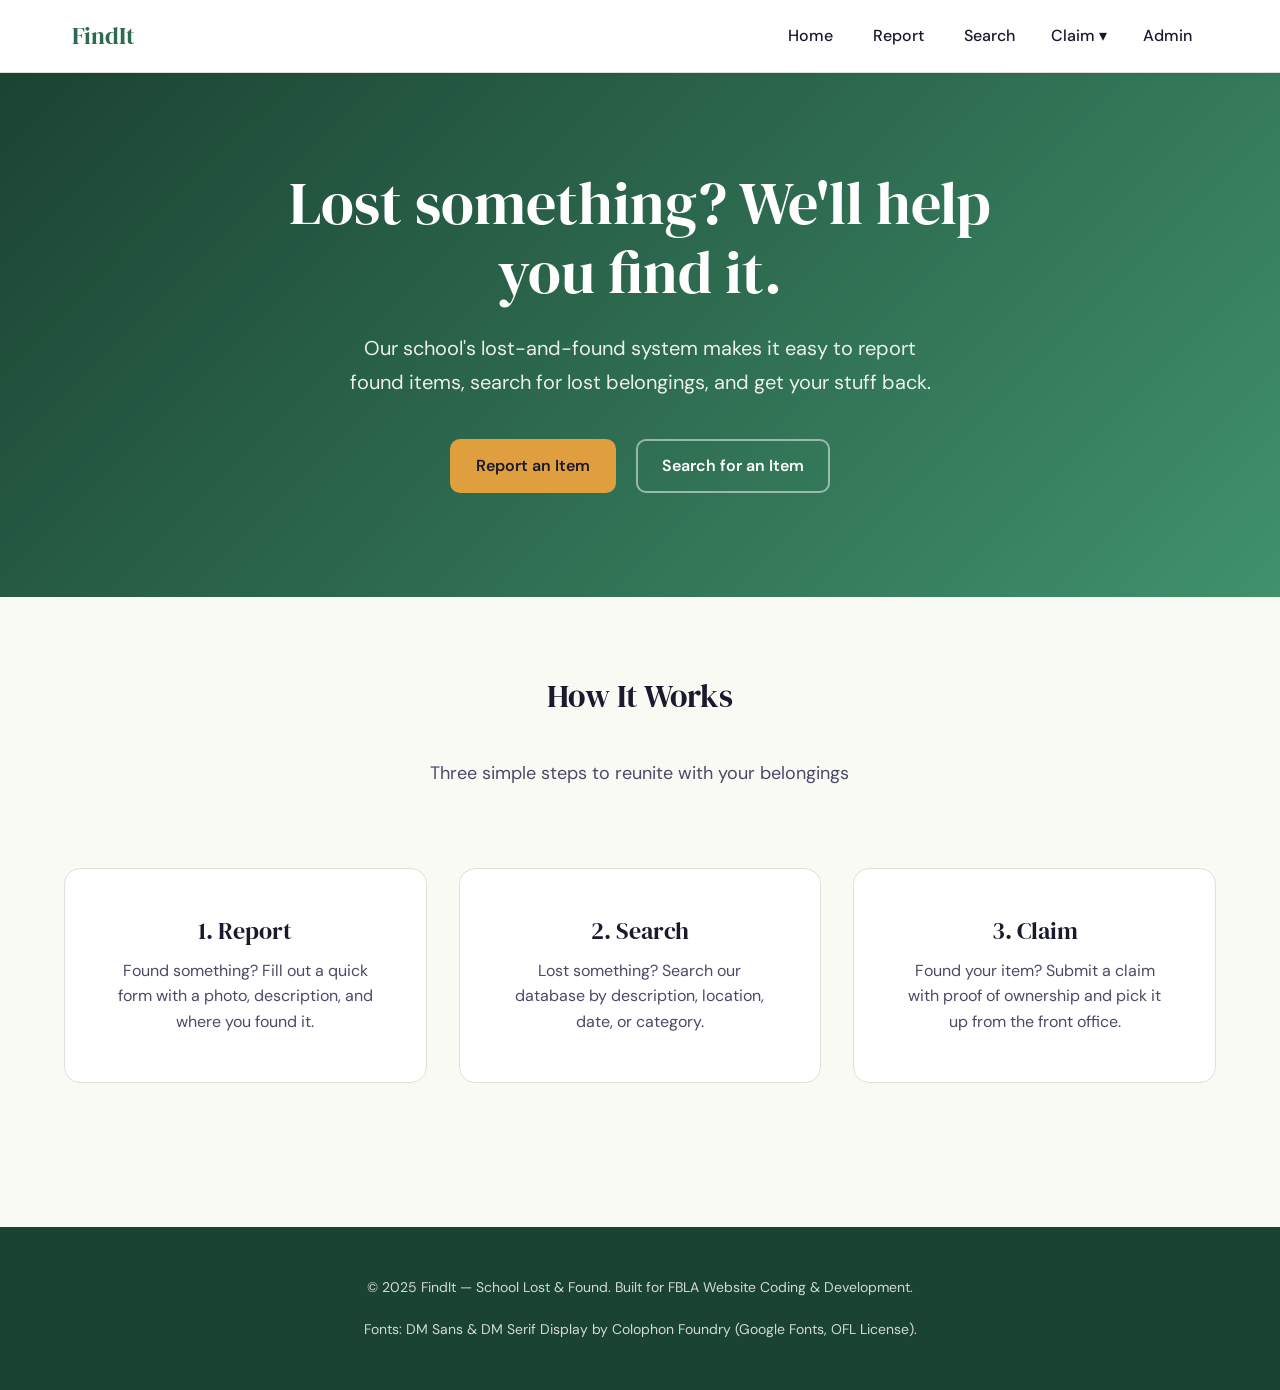
<file: index.html>
<!DOCTYPE html>
<html lang="en">
<head>
  <meta charset="UTF-8">
  <meta name="viewport" content="width=device-width, initial-scale=1.0">
  <meta name="description" content="Report and find lost items at school. Our lost-and-found system helps students and staff reunite with their belongings.">
  <title>Home | FindIt &mdash; School Lost &amp; Found</title>
  <link rel="preconnect" href="https://fonts.googleapis.com">
  <link rel="preconnect" href="https://fonts.gstatic.com" crossorigin>
  <link href="https://fonts.googleapis.com/css2?family=DM+Sans:opsz,wght@9..40,300;9..40,400;9..40,500;9..40,600;9..40,700&family=DM+Serif+Display&display=swap" rel="stylesheet">
  <link rel="stylesheet" href="css/style.css">
</head>
<body>

  <header>
    <nav>
      <a href="index.html">FindIt</a>
      <ul>
        <li><a href="index.html">Home</a></li>
        <li><a href="pages/report.html">Report</a></li>
        <li><a href="pages/search.html">Search</a></li>
        <li class="dropdown">
            <a href="#" class="dropbtn">Claim ▾</a>
            <ul class="dropdown-content">
            <li><a href="pages/claim.html">Claim Item</a></li>
            <li><a href="pages/status.html">Status</a></li>
            </ul>
        </li>
        <li><a href="pages/admin.html">Admin</a></li>
      </ul>
    </nav>
  </header>

  <main>
    <section>
      <h1>Lost something? We'll help you find it.</h1>
      <p>Our school's lost-and-found system makes it easy to report found items, search for lost belongings, and get your stuff back.</p>
      <a href="pages/report.html" class="btn btn-primary">Report an Item</a>
      <a href="pages/search.html" class="btn btn-secondary">Search for an Item</a>
    </section>

    <section>
      <h2>How It Works</h2>
      <p>Three simple steps to reunite with your belongings</p>
      <div>
        <h3>1. Report</h3>
        <p>Found something? Fill out a quick form with a photo, description, and where you found it.</p>
      </div>
      <div>
        <h3>2. Search</h3>
        <p>Lost something? Search our database by description, location, date, or category.</p>
      </div>
      <div>
        <h3>3. Claim</h3>
        <p>Found your item? Submit a claim with proof of ownership and pick it up from the front office.</p>
      </div>
    </section>
  </main>

  <footer>
    <p>&copy; 2025 FindIt &mdash; School Lost &amp; Found. Built for FBLA Website Coding &amp; Development.</p>
    <p>Fonts: DM Sans &amp; DM Serif Display by Colophon Foundry (Google Fonts, OFL License).</p>
  </footer>

  <script src="js/app.js" defer></script>
</body>
</html>
</file>
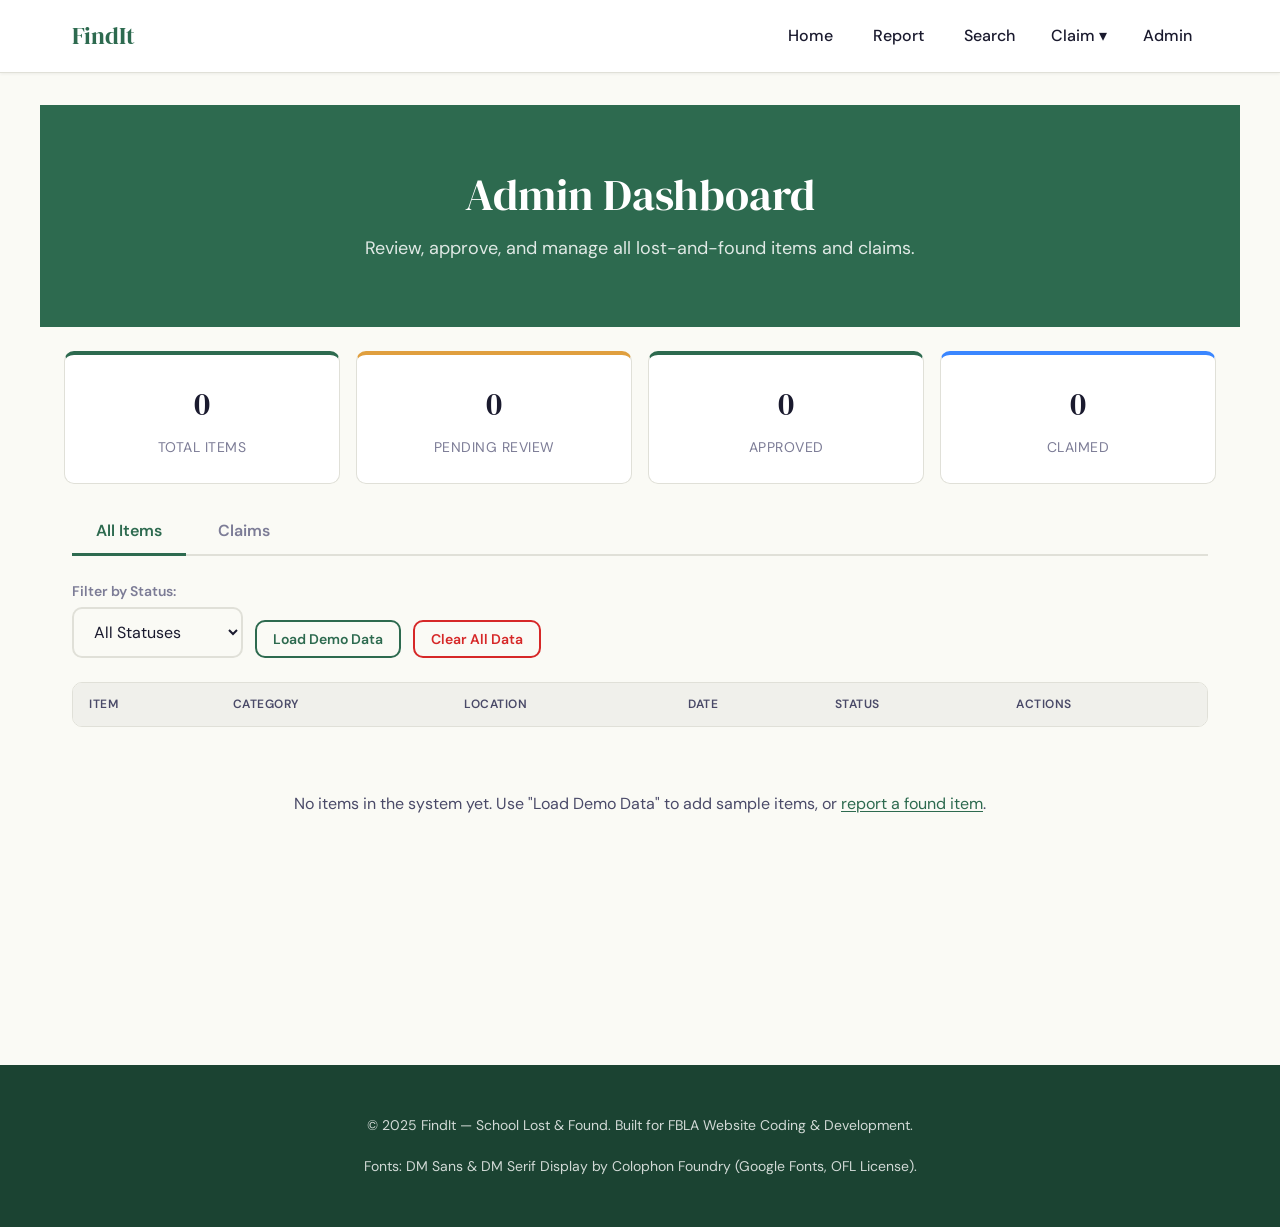
<file: pages/admin.html>
<!DOCTYPE html>
<html lang="en">
<head>
  <meta charset="UTF-8">
  <meta name="viewport" content="width=device-width, initial-scale=1.0">
  <meta name="description" content="Admin panel for managing the school lost-and-found system. Review, approve, and manage reported items and claims.">
  <title>Admin Panel | FindIt &mdash; School Lost &amp; Found</title>
  <link rel="preconnect" href="https://fonts.googleapis.com">
  <link rel="preconnect" href="https://fonts.gstatic.com" crossorigin>
  <link href="https://fonts.googleapis.com/css2?family=DM+Sans:opsz,wght@9..40,300;9..40,400;9..40,500;9..40,600;9..40,700&family=DM+Serif+Display&display=swap" rel="stylesheet">
  <link rel="stylesheet" href="../css/style.css">
</head>
<body>

  <header>
    <nav>
      <a href="../index.html">FindIt</a>
      <ul>
        <li><a href="../index.html">Home</a></li>
        <li><a href="report.html">Report</a></li>
        <li><a href="search.html">Search</a></li>

        <!-- Claim Dropdown -->
        <li class="dropdown">
          <a href="#" class="dropbtn">Claim ▾</a>
          <ul class="dropdown-content">
            <li><a href="claim.html">Claim Item</a></li>
            <li><a href="status.html">Status</a></li>
          </ul>
        </li>

        <li><a href="admin.html">Admin</a></li>
      </ul>
    </nav>
  </header>

  <main class="page-main">
    <div class="page-container">
      <section class="page-header">
        <h1>Admin Dashboard</h1>
        <p>Review, approve, and manage all lost-and-found items and claims.</p>
      </section>
      <section class="admin-stats">
        <div class="admin-stats-grid">
          <div class="admin-stat-card stat-total">
            <span class="admin-stat-number" id="adminTotal">0</span>
            <span class="admin-stat-label">Total Items</span>
          </div>
          <div class="admin-stat-card stat-pending">
            <span class="admin-stat-number" id="adminPending">0</span>
            <span class="admin-stat-label">Pending Review</span>
          </div>
          <div class="admin-stat-card stat-approved">
            <span class="admin-stat-number" id="adminApproved">0</span>
            <span class="admin-stat-label">Approved</span>
          </div>
          <div class="admin-stat-card stat-claimed">
            <span class="admin-stat-number" id="adminClaimed">0</span>
            <span class="admin-stat-label">Claimed</span>
          </div>
        </div>
      </section>

      <section class="admin-content">
        <div class="admin-tabs">
          <button class="tab-btn active" id="items-tab" data-tab="items-panel">All Items</button>
          <button class="tab-btn" id="claims-tab" data-tab="claims-panel">Claims</button>
        </div>

        <div id="items-panel" class="tab-panel active">
          <div class="admin-filter-bar">
            <div class="form-group">
              <label for="adminStatusFilter">Filter by Status:</label>
              <select id="adminStatusFilter">
                <option value="">All Statuses</option>
                <option value="pending">Pending Review</option>
                <option value="approved">Approved</option>
                <option value="claimed">Claimed</option>
                <option value="returned">Returned</option>
                <option value="rejected">Rejected</option>
              </select>
            </div>
            <button type="button" id="seedDataBtn" class="btn btn-secondary-dark">Load Demo Data</button>
            <button type="button" id="clearDataBtn" class="btn btn-danger">Clear All Data</button>
          </div>

          <div class="table-wrapper">
            <table class="admin-table" id="adminItemsTable">
              <thead>
                <tr>
                  <th>Item</th>
                  <th>Category</th>
                  <th>Location</th>
                  <th>Date</th>
                  <th>Status</th>
                  <th>Actions</th>
                </tr>
              </thead>
              <tbody id="adminItemsBody"></tbody>
            </table>
          </div>

          <div id="adminEmptyState" class="empty-state" hidden>
            <p>No items in the system yet. Use "Load Demo Data" to add sample items, or <a href="report.html">report a found item</a>.</p>
          </div>
        </div>

        <div id="claims-panel" class="tab-panel" hidden>
          <div id="claimsList" class="claims-list"></div>
          <div id="claimsEmptyState" class="empty-state" hidden>
            <p>No claims have been submitted yet.</p>
          </div>
        </div>
      </section>
    </div>
  </main>

  <footer>
    <p>&copy; 2025 FindIt &mdash; School Lost &amp; Found. Built for FBLA Website Coding &amp; Development.</p>
    <p>Fonts: DM Sans &amp; DM Serif Display by Colophon Foundry (Google Fonts, OFL License).</p>
  </footer>

  <script src="../js/app.js" defer></script>
</body>
</html>
</file>
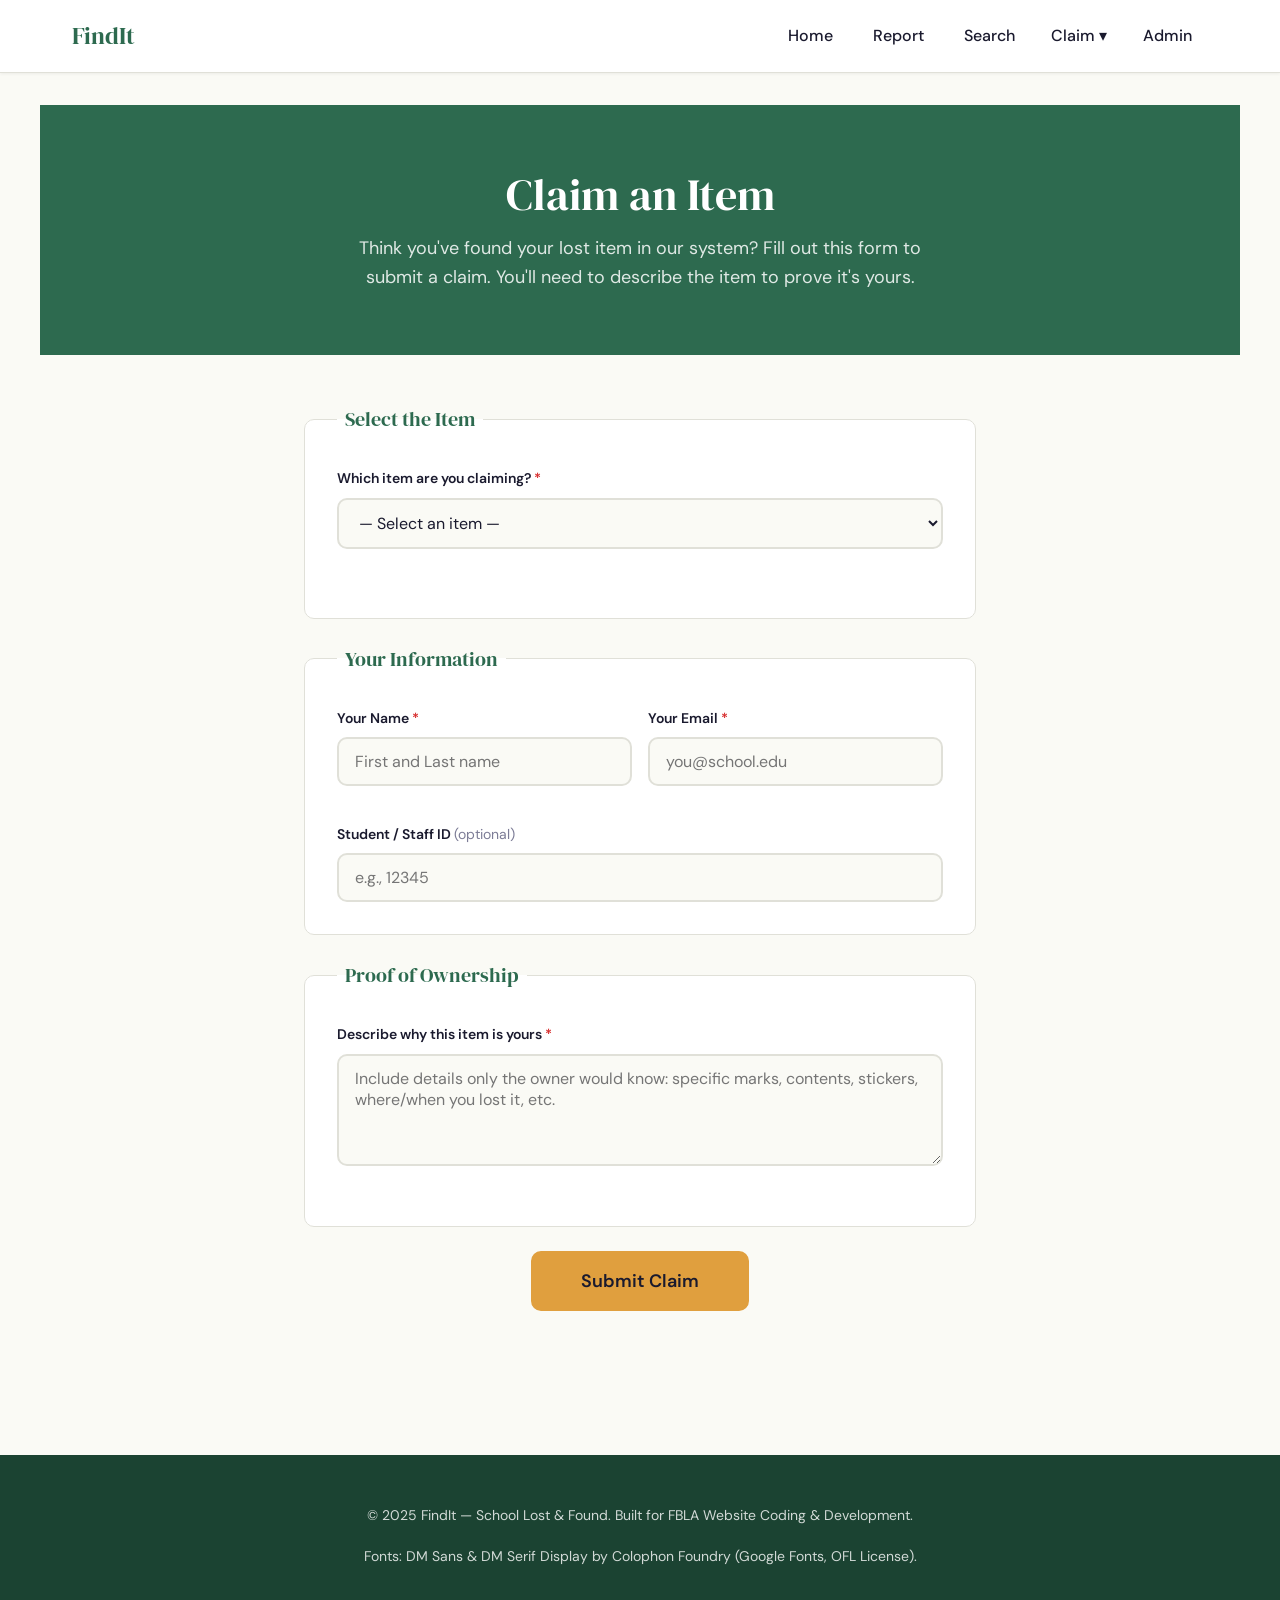
<file: pages/claim.html>
<!DOCTYPE html>
<html lang="en">
<head>
  <meta charset="UTF-8">
  <meta name="viewport" content="width=device-width, initial-scale=1.0">
  <meta name="description" content="Claim a lost item that has been found and reported. Provide proof of ownership to retrieve your belongings.">
  <title>Claim Item | FindIt &mdash; School Lost &amp; Found</title>
  <link rel="preconnect" href="https://fonts.googleapis.com">
  <link rel="preconnect" href="https://fonts.gstatic.com" crossorigin>
  <link href="https://fonts.googleapis.com/css2?family=DM+Sans:opsz,wght@9..40,300;9..40,400;9..40,500;9..40,600;9..40,700&family=DM+Serif+Display&display=swap" rel="stylesheet">
  <link rel="stylesheet" href="../css/style.css">
</head>
<body>

  <header>
    <nav>
      <a href="../index.html">FindIt</a>
      <ul>
        <li><a href="../index.html">Home</a></li>
        <li><a href="report.html">Report</a></li>
        <li><a href="search.html">Search</a></li>

        <!-- Claim Dropdown -->
        <li class="dropdown">
          <a href="#" class="dropbtn">Claim ▾</a>
          <ul class="dropdown-content">
            <li><a href="claim.html">Claim Item</a></li>
            <li><a href="status.html">Status</a></li>
          </ul>
        </li>

        <li><a href="admin.html">Admin</a></li>
      </ul>
    </nav>
  </header>

  <main class="page-main">
    <div class="page-container">
      <section class="page-header">
        <h1>Claim an Item</h1>
        <p>Think you've found your lost item in our system? Fill out this form to submit a claim. You'll need to describe the item to prove it's yours.</p>
      </section>

      <section class="form-section">
        <form id="claimForm" novalidate>

          <fieldset>
            <legend>Select the Item</legend>

            <div class="form-group">
              <label for="claimItemId">Which item are you claiming? <span class="required">*</span></label>
              <select id="claimItemId" name="claimItemId" required>
                <option value="">&mdash; Select an item &mdash;</option>
              </select>
              <span class="error-message" id="claimItemId-error"></span>
            </div>

            <div id="claimItemPreview" class="item-preview" hidden></div>
          </fieldset>

          <fieldset>
            <legend>Your Information</legend>

            <div class="form-row">
              <div class="form-group">
                <label for="claimantName">Your Name <span class="required">*</span></label>
                <input type="text" id="claimantName" name="claimantName" placeholder="First and Last name" required autocomplete="name">
                <span class="error-message" id="claimantName-error"></span>
              </div>

              <div class="form-group">
                <label for="claimantEmail">Your Email <span class="required">*</span></label>
                <input type="email" id="claimantEmail" name="claimantEmail" placeholder="you@school.edu" required autocomplete="email">
                <span class="error-message" id="claimantEmail-error"></span>
              </div>
            </div>

            <div class="form-group">
              <label for="claimantId">Student / Staff ID <span class="optional">(optional)</span></label>
              <input type="text" id="claimantId" name="claimantId" placeholder="e.g., 12345">
            </div>
          </fieldset>

          <fieldset>
            <legend>Proof of Ownership</legend>

            <div class="form-group">
              <label for="proofDescription">Describe why this item is yours <span class="required">*</span></label>
              <textarea id="proofDescription" name="proofDescription" rows="4" placeholder="Include details only the owner would know: specific marks, contents, stickers, where/when you lost it, etc." required></textarea>
              <span class="error-message" id="proofDescription-error"></span>
            </div>
          </fieldset>

          <div class="form-actions">
            <button type="submit" class="btn btn-primary btn-lg">Submit Claim</button>
          </div>

          <div id="claimSuccess" class="form-success" hidden>
            <div class="success-icon">&#10003;</div>
            <h2>Claim Submitted!</h2>
            <p>Your claim is under review. An admin will verify your ownership details and get back to you.</p>
            <a href="search.html" class="btn btn-outline">Back to Search</a>
          </div>

        </form>
      </section>
    </div>
  </main>

  <footer>
    <p>&copy; 2025 FindIt &mdash; School Lost &amp; Found. Built for FBLA Website Coding &amp; Development.</p>
    <p>Fonts: DM Sans &amp; DM Serif Display by Colophon Foundry (Google Fonts, OFL License).</p>
  </footer>

  <script src="../js/app.js" defer></script>
</body>
</html>
</file>
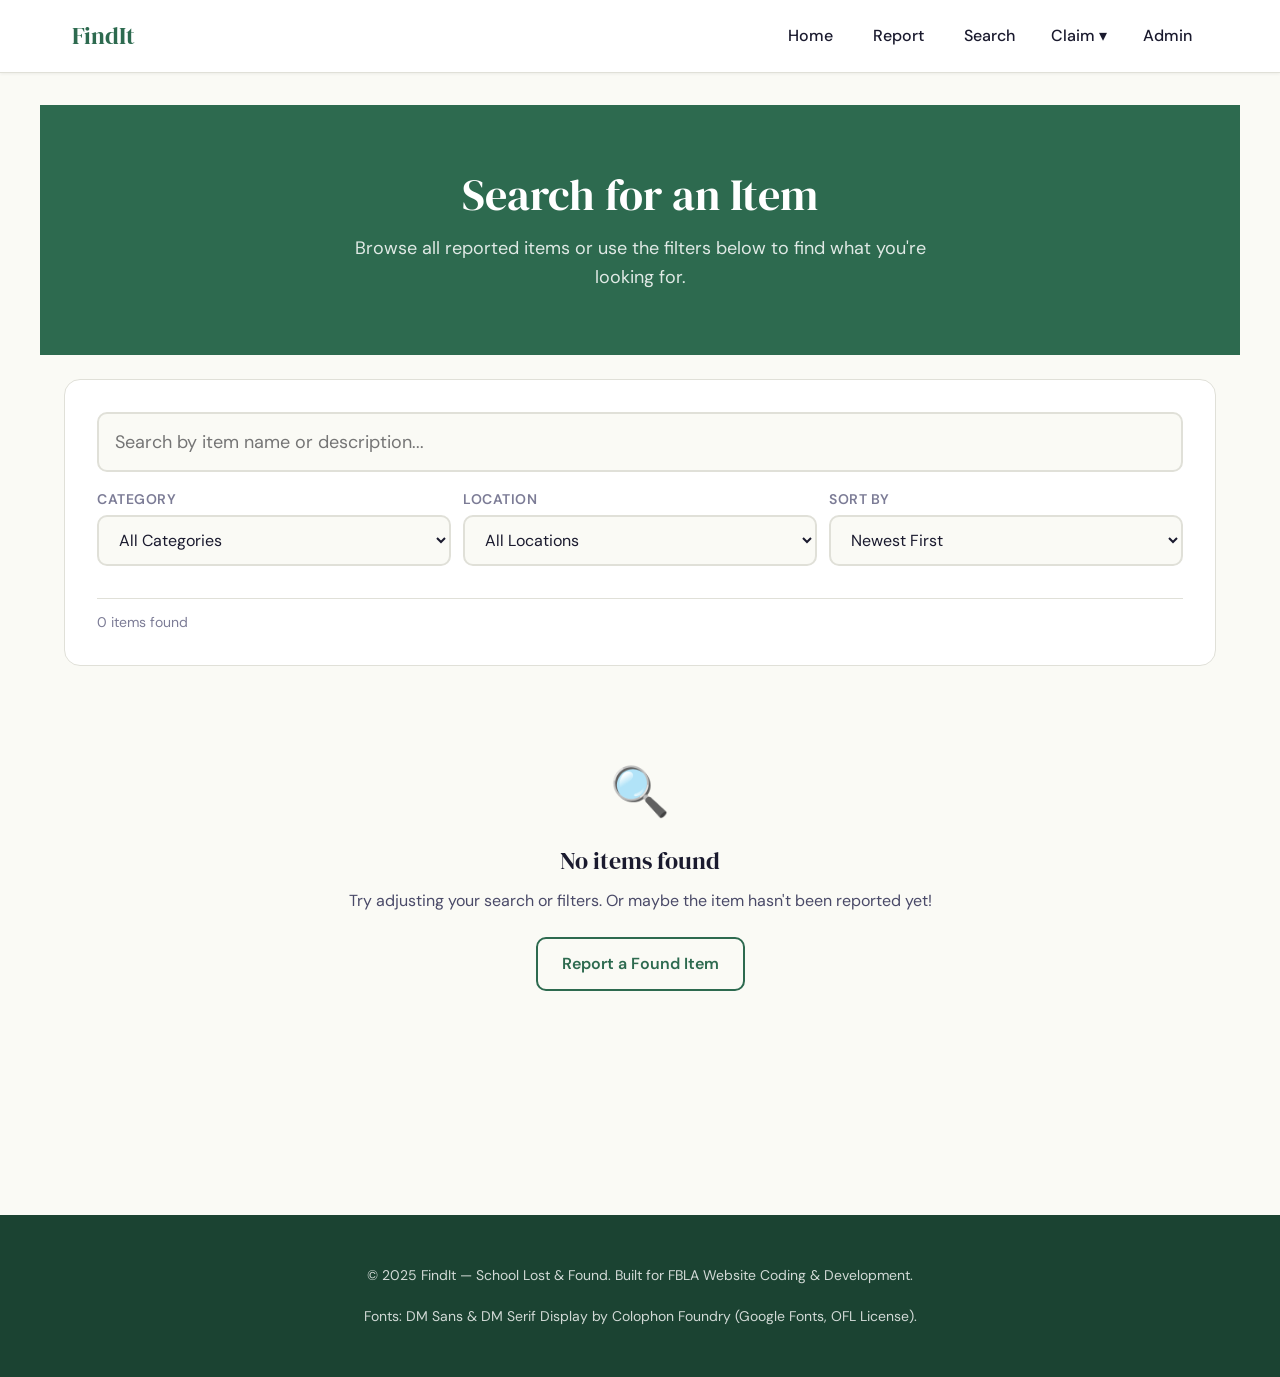
<file: pages/search.html>
<!DOCTYPE html>
<html lang="en">
<head>
  <meta charset="UTF-8">
  <meta name="viewport" content="width=device-width, initial-scale=1.0">
  <meta name="description" content="Search and browse all found items reported at school. Filter by category, date, or location.">
  <title>Search Items | FindIt &mdash; School Lost &amp; Found</title>
  <link rel="preconnect" href="https://fonts.googleapis.com">
  <link rel="preconnect" href="https://fonts.gstatic.com" crossorigin>
  <link href="https://fonts.googleapis.com/css2?family=DM+Sans:opsz,wght@9..40,300;9..40,400;9..40,500;9..40,600;9..40,700&family=DM+Serif+Display&display=swap" rel="stylesheet">
  <link rel="stylesheet" href="../css/style.css">
</head>
<body>

  <header>
    <nav>
      <a href="../index.html">FindIt</a>
      <ul>
        <li><a href="../index.html">Home</a></li>
        <li><a href="report.html">Report</a></li>
        <li><a href="search.html">Search</a></li>

        <!-- Claim Dropdown -->
        <li class="dropdown">
          <a href="#" class="dropbtn">Claim ▾</a>
          <ul class="dropdown-content">
            <li><a href="claim.html">Claim Item</a></li>
            <li><a href="status.html">Status</a></li>
          </ul>
        </li>

        <li><a href="admin.html">Admin</a></li>
      </ul>
    </nav>
  </header>

  <main class="page-main">
    <div class="page-container">
      <section class="page-header">
        <h1>Search for an Item</h1>
        <p>Browse all reported items or use the filters below to find what you're looking for.</p>
      </section>

      <section class="search-panel">
        <div class="search-controls">
          <div class="form-group search-main">
            <label for="searchText" class="visually-hidden">Search by keyword</label>
            <input type="search" id="searchText" placeholder="Search by item name or description...">
          </div>

          <div class="filter-row">
            <div class="form-group">
              <label for="filterCategory">Category</label>
              <select id="filterCategory">
                <option value="">All Categories</option>
                <option value="electronics">Electronics</option>
                <option value="clothing">Clothing</option>
                <option value="accessories">Accessories</option>
                <option value="water-bottle">Water Bottle</option>
                <option value="school-supplies">School Supplies</option>
                <option value="sports">Sports Equipment</option>
                <option value="keys">Keys</option>
                <option value="id-card">ID Card</option>
                <option value="other">Other</option>
              </select>
            </div>

            <div class="form-group">
              <label for="filterLocation">Location</label>
              <select id="filterLocation">
                <option value="">All Locations</option>
              </select>
            </div>

            <div class="form-group">
              <label for="sortBy">Sort By</label>
              <select id="sortBy">
                <option value="newest">Newest First</option>
                <option value="oldest">Oldest First</option>
                <option value="name">Name (A&ndash;Z)</option>
              </select>
            </div>
          </div>

          <div class="results-info">
            <span id="resultsCount">Loading items...</span>
            <button type="button" id="clearFilters" class="btn-text" hidden>Clear all filters</button>
          </div>
        </div>
      </section>

      <section class="results-section">
      <h2 class="visually-hidden">Search Results</h2>
      <div id="resultsGrid" class="items-grid"></div>
      <div id="emptyState" class="empty-state" hidden>
        <div class="empty-icon">&#128269;</div>
        <h3>No items found</h3>
        <p>Try adjusting your search or filters. Or maybe the item hasn't been reported yet!</p>
        <a href="report.html" class="btn btn-outline">Report a Found Item</a>
      </div>
      </section>
    </div>
  </main>

  <footer>
    <p>&copy; 2025 FindIt &mdash; School Lost &amp; Found. Built for FBLA Website Coding &amp; Development.</p>
    <p>Fonts: DM Sans &amp; DM Serif Display by Colophon Foundry (Google Fonts, OFL License).</p>
  </footer>

  <script src="../js/app.js" defer></script>
</body>
</html>
</file>
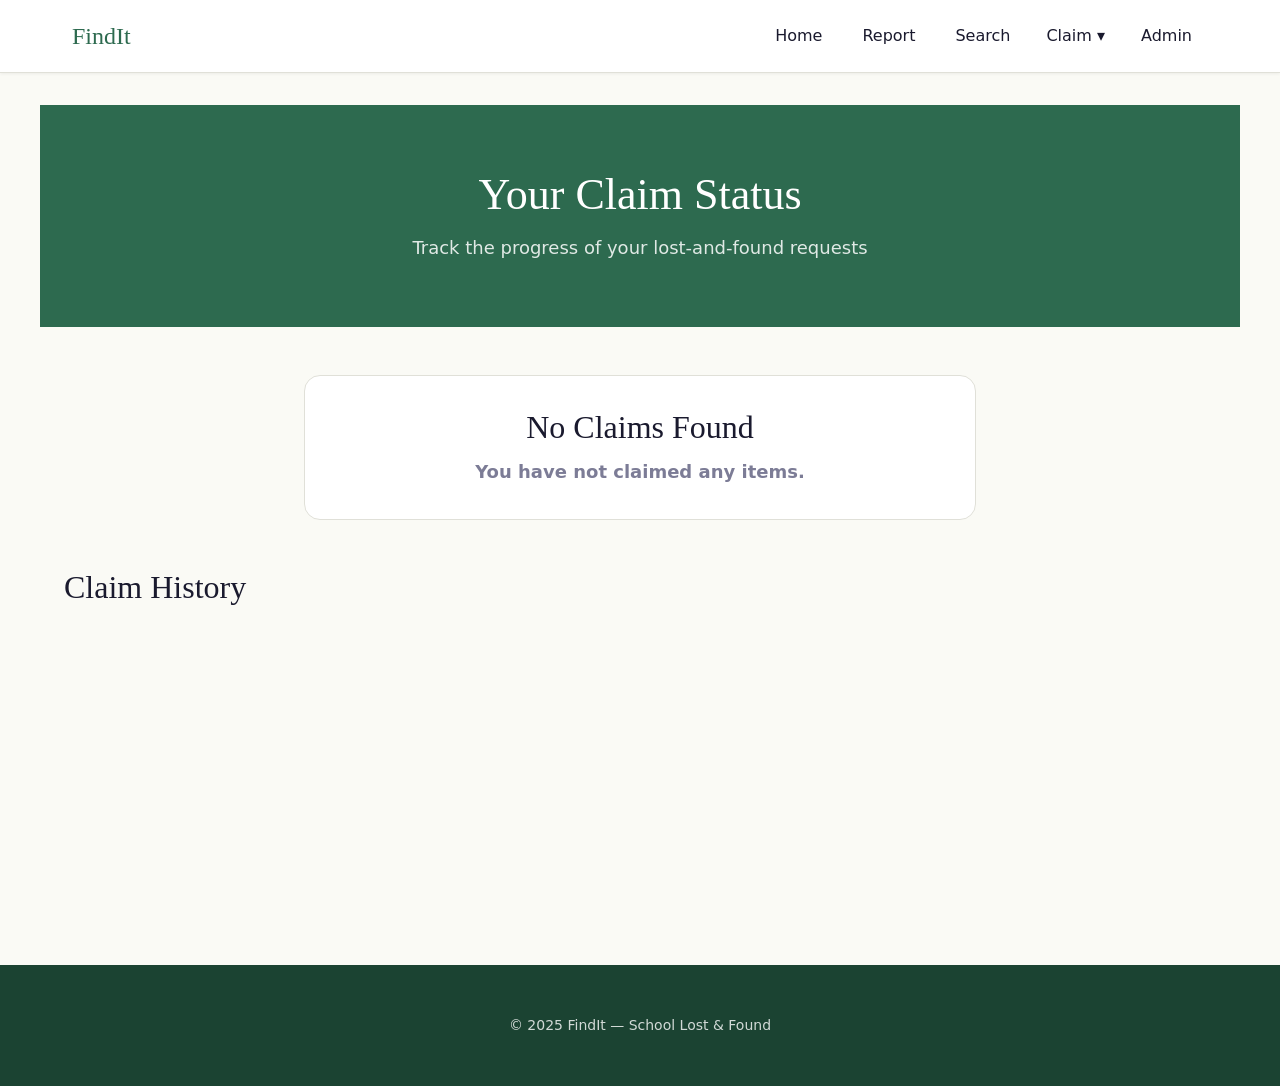
<file: pages/status.html>
<!DOCTYPE html>
<html lang="en">
<head>
  <meta charset="UTF-8">
  <meta name="viewport" content="width=device-width, initial-scale=1.0">
  <title>Claim Status | FindIt</title>
  <link rel="stylesheet" href="../css/style.css">
</head>
<body>

<header>
  <nav>
    <a href="../index.html">FindIt</a>
    <ul>
        <li><a href="../index.html">Home</a></li>
        <li><a href="report.html">Report</a></li>
        <li><a href="search.html">Search</a></li>

        <!-- Claim Dropdown -->
        <li class="dropdown">
            <a href="#" class="dropbtn">Claim ▾</a>
            <ul class="dropdown-content">
            <li><a href="claim.html">Claim Item</a></li>
            <li><a href="status.html">Status</a></li>
            </ul>
        </li>

        <li><a href="admin.html">Admin</a></li>
    </ul>
  </nav>
</header>

<main class="page-main">
  <div class="page-container">

    <section class="page-header">
      <h1>Your Claim Status</h1>
      <p>Track the progress of your lost-and-found requests</p>
    </section>

    <!-- STATUS MESSAGE -->
    <section class="form-section" id="statusMessage">
      <!-- JS injects content here -->
    </section>

    <!-- CLAIM HISTORY -->
    <section class="results-section">
      <h2>Claim History</h2>
      <div id="historyList" class="items-grid"></div>
    </section>

  </div>
</main>

<footer>
  <p>&copy; 2025 FindIt — School Lost &amp; Found</p>
</footer>

<script src="../js/app.js" defer></script>
</body>
</html>
</file>
<file: css/style.css>
:root {
  --color-primary: #2D6A4F;
  --color-primary-light: #40916C;
  --color-primary-dark: #1B4332;
  --color-primary-bg: #D8F3DC;

  --color-accent: #E09F3E;
  --color-accent-hover: #C88A2F;

  --color-text: #1A1A2E;
  --color-text-light: #4A4A68;
  --color-text-muted: #7C7C96;

  --color-bg: #FAFAF5;
  --color-bg-white: #FFFFFF;
  --color-bg-alt: #F0F0EB;
  --color-border: #E0E0D8;

  --color-error: #D62828;
  --color-success: #2D6A4F;

  --font-body: 'DM Sans', system-ui, -apple-system, sans-serif;
  --font-heading: 'DM Serif Display', Georgia, serif;

  --text-sm: 0.875rem;
  --text-base: 1rem;
  --text-lg: 1.125rem;
  --text-xl: 1.25rem;
  --text-2xl: 1.5rem;
  --text-3xl: 2rem;
  --text-4xl: 2.75rem;

  --space-1: 0.25rem;
  --space-2: 0.5rem;
  --space-3: 0.75rem;
  --space-4: 1rem;
  --space-5: 1.5rem;
  --space-6: 2rem;
  --space-7: 3rem;
  --space-8: 4rem;

  --radius-sm: 6px;
  --radius-md: 10px;
  --radius-lg: 16px;
  --radius-full: 9999px;

  --shadow-sm: 0 1px 3px rgba(0, 0, 0, 0.06);
  --shadow-md: 0 4px 12px rgba(0, 0, 0, 0.08);
  --shadow-lg: 0 8px 30px rgba(0, 0, 0, 0.10);

  --transition-fast: 150ms ease;
  --transition-base: 250ms ease;

  --nav-height: 72px;
  --max-width: 1200px;
}

*, *::before, *::after { box-sizing: border-box; }
* { margin: 0; padding: 0; }

body {
  font-family: var(--font-body);
  font-size: var(--text-base);
  line-height: 1.6;
  color: var(--color-text);
  background-color: var(--color-bg);
  -webkit-font-smoothing: antialiased;
}

img { max-width: 100%; height: auto; display: block; }

h1, h2, h3, h4, h5, h6 {
  font-family: var(--font-heading);
  font-weight: 400;
  line-height: 1.2;
  color: var(--color-text);
}

h1 { font-size: var(--text-4xl); }
h2 { font-size: var(--text-3xl); margin-bottom: var(--space-3); }
h3 { font-size: var(--text-2xl); }

p { margin-bottom: var(--space-4); }
p:last-child { margin-bottom: 0; }

a {
  color: var(--color-primary);
  text-decoration: underline;
  text-underline-offset: 2px;
  transition: color var(--transition-fast);
}

a:hover { color: var(--color-primary-light); }

:focus-visible {
  outline: 3px solid var(--color-primary);
  outline-offset: 2px;
  border-radius: var(--radius-sm);
}

.visually-hidden {
  position: absolute;
  width: 1px;
  height: 1px;
  padding: 0;
  margin: -1px;
  overflow: hidden;
  clip: rect(0, 0, 0, 0);
  white-space: nowrap;
  border: 0;
}


/* --- Header & Nav --- */

header {
  position: sticky;
  top: 0;
  z-index: 100;
  background-color: var(--color-bg-white);
  border-bottom: 1px solid var(--color-border);
  box-shadow: var(--shadow-sm);
}

nav {
  display: flex;
  align-items: center;
  justify-content: space-between;
  max-width: var(--max-width);
  margin: 0 auto;
  padding: var(--space-4) var(--space-5);
  height: var(--nav-height);
}

nav > a:first-child {
  text-decoration: none;
  font-size: var(--text-2xl);
  font-family: var(--font-heading);
  color: var(--color-primary);
}

nav ul {
  list-style: none;
  display: flex;
  gap: var(--space-1);
}

nav ul a {
  display: block;
  padding: var(--space-2) var(--space-3);
  text-decoration: none;
  color: var(--color-text);
  font-weight: 500;
  font-size: var(--text-sm);
  border-radius: var(--radius-sm);
  transition: background-color var(--transition-fast), color var(--transition-fast);
}

nav ul a:hover,
nav ul a:focus-visible {
  background-color: var(--color-primary-bg);
  color: var(--color-primary);
}
/* Dropdown container */
.dropdown {
  position: relative;
}

/* Dropdown button */
.dropbtn {
  display: block;
  padding: var(--space-2) var(--space-3);
  text-decoration: none;
  color: var(--color-text);
  font-weight: 500;
  font-size: var(--text-base); /* match other nav links */
  border-radius: var(--radius-sm);
  transition: background-color var(--transition-fast), color var(--transition-fast);
  cursor: pointer;
  background: none; /* remove default button styling */
  border: none;
}


/* Hover effect for the button */
.dropbtn:hover,
.dropbtn:focus-visible {
  background-color: var(--color-primary-bg);
  color: var(--color-primary);
}

/* Dropdown content (hidden by default) */
.dropdown-content {
  display: none;
  position: absolute;
  background-color: var(--color-bg-white);
  min-width: 150px;
  box-shadow: var(--shadow-lg);
  border: 1px solid var(--color-border);
  border-radius: var(--radius-md);
  z-index: 200;
  top: 100%;
  left: 0;
}

/* Dropdown items */
.dropdown-content li a {
  padding: var(--space-2) var(--space-4);
  display: block;
  color: var(--color-text);
  text-decoration: none;
  font-size: var(--text-sm);
  transition: background-color var(--transition-fast);
}

.dropdown-content li a:hover,
.dropdown-content li a:focus-visible {
  background-color: var(--color-primary-bg);
  color: var(--color-primary);
}

/* Show dropdown on hover */
.dropdown:hover .dropdown-content {
  display: block;
}

/* For keyboard accessibility */
.dropdown:focus-within .dropdown-content {
  display: block;
}



/* --- Hero (home page) --- */

main > section:first-child {
  background: linear-gradient(135deg, var(--color-primary-dark), var(--color-primary) 50%, var(--color-primary-light));
  color: white;
  padding: var(--space-8) var(--space-5);
  text-align: center;
}

main > section:first-child h1 {
  color: white;
  font-size: var(--text-4xl);
  margin-bottom: var(--space-5);
  max-width: 700px;
  margin-left: auto;
  margin-right: auto;
  line-height: 1.15;
}

main > section:first-child p {
  font-size: var(--text-lg);
  opacity: 0.9;
  max-width: 600px;
  margin: 0 auto var(--space-6);
  line-height: 1.7;
}

main > section:first-child > a { margin: var(--space-2); }


/* --- Buttons --- */

.btn {
  display: inline-flex;
  align-items: center;
  justify-content: center;
  padding: var(--space-3) var(--space-5);
  font-family: var(--font-body);
  font-size: var(--text-base);
  font-weight: 600;
  text-decoration: none;
  border: 2px solid transparent;
  border-radius: var(--radius-md);
  cursor: pointer;
  transition: all var(--transition-base);
}

.btn-primary {
  background-color: var(--color-accent);
  color: var(--color-text);
  border-color: var(--color-accent);
}

.btn-primary:hover,
.btn-primary:focus-visible {
  background-color: var(--color-accent-hover);
  border-color: var(--color-accent-hover);
  color: white;
  transform: translateY(-2px);
  box-shadow: var(--shadow-md);
}

.btn-secondary {
  background-color: transparent;
  color: white;
  border-color: rgba(255, 255, 255, 0.5);
}

.btn-secondary:hover,
.btn-secondary:focus-visible {
  background-color: rgba(255, 255, 255, 0.15);
  border-color: white;
  color: white;
}

.btn-outline {
  display: inline-flex;
  align-items: center;
  justify-content: center;
  padding: var(--space-3) var(--space-5);
  font-family: var(--font-body);
  font-size: var(--text-base);
  font-weight: 600;
  text-decoration: none;
  color: var(--color-primary);
  border: 2px solid var(--color-primary);
  border-radius: var(--radius-md);
  cursor: pointer;
  transition: all var(--transition-base);
}

.btn-outline:hover { background-color: var(--color-primary); color: white; }

.btn-lg { font-size: var(--text-lg); padding: var(--space-4) var(--space-7); }
.btn-sm { font-size: var(--text-sm); padding: var(--space-2) var(--space-3); }

.btn-text {
  background: none;
  border: none;
  color: var(--color-primary);
  cursor: pointer;
  text-decoration: underline;
  font-size: var(--text-sm);
  padding: var(--space-1) var(--space-2);
}

.btn-secondary-dark {
  display: inline-flex;
  align-items: center;
  padding: var(--space-2) var(--space-4);
  font-family: var(--font-body);
  font-size: var(--text-sm);
  font-weight: 600;
  background: transparent;
  color: var(--color-primary);
  border: 2px solid var(--color-primary);
  border-radius: var(--radius-md);
  cursor: pointer;
  transition: all var(--transition-base);
}

.btn-secondary-dark:hover { background-color: var(--color-primary); color: white; }

.btn-danger {
  display: inline-flex;
  align-items: center;
  padding: var(--space-2) var(--space-4);
  font-family: var(--font-body);
  font-size: var(--text-sm);
  font-weight: 600;
  background: transparent;
  color: var(--color-error);
  border: 2px solid var(--color-error);
  border-radius: var(--radius-md);
  cursor: pointer;
  transition: all var(--transition-base);
}

.btn-danger:hover { background-color: var(--color-error); color: white; }

.btn-approve {
  display: inline-flex;
  align-items: center;
  padding: var(--space-2) var(--space-3);
  font-family: var(--font-body);
  font-size: var(--text-sm);
  font-weight: 600;
  background-color: var(--color-primary);
  color: white;
  border: 2px solid var(--color-primary);
  border-radius: var(--radius-md);
  cursor: pointer;
}

.btn-approve:hover { opacity: 0.85; }

.btn-reject {
  display: inline-flex;
  align-items: center;
  padding: var(--space-2) var(--space-3);
  font-family: var(--font-body);
  font-size: var(--text-sm);
  font-weight: 600;
  background: transparent;
  color: var(--color-error);
  border: 2px solid var(--color-error);
  border-radius: var(--radius-md);
  cursor: pointer;
}

.btn-reject:hover { background-color: var(--color-error); color: white; }

.btn-remove-photo {
  position: absolute;
  top: var(--space-2);
  right: var(--space-2);
  background: rgba(0, 0, 0, 0.7);
  color: white;
  border: none;
  border-radius: var(--radius-full);
  padding: var(--space-1) var(--space-3);
  cursor: pointer;
  font-size: var(--text-sm);
}


/* --- How It Works (home page) --- */

main > section:nth-child(2) {
  padding: var(--space-8) var(--space-5);
  max-width: var(--max-width);
  margin: 0 auto;
  text-align: center;
}

main > section:nth-child(2) > p {
  color: var(--color-text-light);
  font-size: var(--text-lg);
  margin-bottom: var(--space-7);
}

main > section:nth-child(2) > div {
  background-color: var(--color-bg-white);
  border: 1px solid var(--color-border);
  border-radius: var(--radius-lg);
  padding: var(--space-6);
  text-align: center;
  margin-bottom: var(--space-5);
  transition: transform var(--transition-base), box-shadow var(--transition-base);
}

main > section:nth-child(2) > div:hover {
  transform: translateY(-4px);
  box-shadow: var(--shadow-lg);
}

main > section:nth-child(2) > div h3 { margin-bottom: var(--space-3); }
main > section:nth-child(2) > div p { color: var(--color-text-light); }

/* --- Page Layout Wrapper --- */

.page-main {
  width: 100%;
  min-height: calc(100vh - var(--nav-height));
  padding: var(--space-6) var(--space-4);
  display: flex;
  justify-content: center;
}

.page-container {
  width: 100%;
  max-width: var(--max-width);
}

/* --- Page Header (inner pages) --- */

.page-header {
  background-color: var(--color-primary);
  color: white;
  padding: var(--space-7) var(--space-5);
  text-align: center;
}

.page-header h1 { color: white; margin-bottom: var(--space-3); }

.page-header p {
  color: rgba(255, 255, 255, 0.85);
  font-size: var(--text-lg);
  max-width: 600px;
  margin: 0 auto;
}


/* --- Forms --- */

.form-section {
  max-width: 720px;
  margin: 0 auto;
  padding: var(--space-6) var(--space-5);
}

fieldset {
  border: 1px solid var(--color-border);
  border-radius: var(--radius-md);
  padding: var(--space-5);
  margin-bottom: var(--space-5);
  background-color: var(--color-bg-white);
}

legend {
  font-family: var(--font-heading);
  font-size: var(--text-xl);
  color: var(--color-primary);
  padding: 0 var(--space-2);
  font-weight: 400;
}

.form-group { margin-bottom: var(--space-4); }
.form-group:last-child { margin-bottom: 0; }

.form-group label {
  display: block;
  font-weight: 600;
  font-size: var(--text-sm);
  margin-bottom: var(--space-2);
  color: var(--color-text);
}

.required { color: var(--color-error); }
.optional { color: var(--color-text-muted); font-weight: 400; font-size: var(--text-sm); }

.form-help {
  display: block;
  font-size: var(--text-sm);
  color: var(--color-text-muted);
  margin-top: var(--space-1);
}

input[type="text"],
input[type="email"],
input[type="date"],
input[type="search"],
input[type="file"],
select,
textarea {
  width: 100%;
  padding: var(--space-3) var(--space-4);
  font-family: var(--font-body);
  font-size: var(--text-base);
  color: var(--color-text);
  background-color: var(--color-bg);
  border: 2px solid var(--color-border);
  border-radius: var(--radius-md);
  transition: border-color var(--transition-fast), box-shadow var(--transition-fast);
}

input:focus, select:focus, textarea:focus {
  outline: none;
  border-color: var(--color-primary);
  box-shadow: 0 0 0 3px rgba(45, 106, 79, 0.15);
}

input.invalid, select.invalid, textarea.invalid {
  border-color: var(--color-error);
  box-shadow: 0 0 0 3px rgba(214, 40, 40, 0.1);
}

.error-message {
  display: block;
  font-size: var(--text-sm);
  color: var(--color-error);
  margin-top: var(--space-1);
  min-height: 1.2em;
}

.form-row { display: grid; grid-template-columns: 1fr; gap: var(--space-4); }
.form-actions { text-align: center; margin-top: var(--space-5); }

.photo-preview { margin-top: var(--space-3); position: relative; display: inline-block; }

.photo-preview img {
  max-height: 200px;
  border-radius: var(--radius-md);
  border: 2px solid var(--color-border);
}

.form-success { text-align: center; padding: var(--space-7); }

.success-icon {
  display: inline-flex;
  align-items: center;
  justify-content: center;
  width: 72px;
  height: 72px;
  background-color: var(--color-primary-bg);
  color: var(--color-primary);
  font-size: var(--text-3xl);
  border-radius: 50%;
  margin-bottom: var(--space-4);
}

.form-success h2 { color: var(--color-primary); margin-bottom: var(--space-3); }
.form-success p { color: var(--color-text-light); margin-bottom: var(--space-5); }

.item-preview {
  background-color: var(--color-bg);
  border: 1px solid var(--color-border);
  border-radius: var(--radius-md);
  padding: var(--space-4);
  margin-top: var(--space-3);
}


/* --- Search Page --- */

.search-panel { max-width: var(--max-width); margin: 0 auto; padding: var(--space-5); }

.search-controls {
  background-color: var(--color-bg-white);
  border: 1px solid var(--color-border);
  border-radius: var(--radius-lg);
  padding: var(--space-5);
}

.search-main input {
  width: 100%;
  padding: var(--space-4);
  font-size: var(--text-lg);
  border: 2px solid var(--color-border);
  border-radius: var(--radius-md);
  font-family: var(--font-body);
}

.search-main input:focus {
  outline: none;
  border-color: var(--color-primary);
  box-shadow: 0 0 0 3px rgba(45, 106, 79, 0.15);
}

.filter-row {
  display: grid;
  grid-template-columns: 1fr;
  gap: var(--space-3);
  margin-top: var(--space-4);
}

.filter-row label {
  display: block;
  font-size: var(--text-sm);
  font-weight: 600;
  color: var(--color-text-muted);
  margin-bottom: var(--space-1);
  text-transform: uppercase;
  letter-spacing: 0.5px;
}

.results-info {
  display: flex;
  align-items: center;
  justify-content: space-between;
  margin-top: var(--space-4);
  padding-top: var(--space-3);
  border-top: 1px solid var(--color-border);
  font-size: var(--text-sm);
  color: var(--color-text-muted);
}

.results-section {
  padding: 0 var(--space-5) var(--space-8);
  max-width: var(--max-width);
  margin: 0 auto;
}


/* --- Item Cards --- */

.items-grid { display: grid; grid-template-columns: 1fr; gap: var(--space-5); }

.item-card {
  background-color: var(--color-bg-white);
  border: 1px solid var(--color-border);
  border-radius: var(--radius-lg);
  overflow: hidden;
  transition: transform var(--transition-base), box-shadow var(--transition-base);
}

.item-card:hover { transform: translateY(-3px); box-shadow: var(--shadow-lg); }

.item-card-img {
  width: 100%;
  height: 200px;
  object-fit: cover;
  background-color: var(--color-bg-alt);
}

.item-card-body { padding: var(--space-4) var(--space-5); }
.item-card-body h3 { font-size: var(--text-xl); margin-bottom: var(--space-2); }

.item-card-meta {
  display: flex;
  flex-wrap: wrap;
  gap: var(--space-3);
  font-size: var(--text-sm);
  color: var(--color-text-muted);
  margin-bottom: var(--space-3);
}

.item-card-desc {
  color: var(--color-text-light);
  font-size: var(--text-sm);
  margin-bottom: var(--space-4);
  display: -webkit-box;
  -webkit-line-clamp: 2;
  -webkit-box-orient: vertical;
  overflow: hidden;
}

.item-card-footer {
  display: flex;
  align-items: center;
  justify-content: space-between;
  padding: var(--space-3) var(--space-5);
  border-top: 1px solid var(--color-border);
  background-color: var(--color-bg);
}

.category-badge {
  display: inline-block;
  padding: var(--space-1) var(--space-2);
  font-size: var(--text-sm);
  font-weight: 500;
  background-color: var(--color-bg-alt);
  color: var(--color-text-light);
  border-radius: var(--radius-sm);
  margin-bottom: var(--space-2);
}

.status-badge {
  display: inline-flex;
  align-items: center;
  padding: var(--space-1) var(--space-3);
  font-size: 0.75rem;
  font-weight: 600;
  text-transform: uppercase;
  letter-spacing: 0.5px;
  border-radius: var(--radius-full);
}

.status-pending { background-color: #FFF3CD; color: #856404; }
.status-approved { background-color: var(--color-primary-bg); color: var(--color-primary-dark); }
.status-claimed { background-color: #D6E9FF; color: #1A56A0; }
.status-returned { background-color: var(--color-bg-alt); color: var(--color-text-muted); }
.status-rejected { background-color: #FFDEDE; color: #A01A1A; }

.empty-state {
  text-align: center;
  padding: var(--space-8) var(--space-5);
  color: var(--color-text-light);
}

.empty-icon { font-size: 3rem; margin-bottom: var(--space-4); }
.empty-state h3 { margin-bottom: var(--space-3); }
.empty-state p { margin-bottom: var(--space-5); }

/* --- Status Page --- */

.status-box {
  background-color: var(--color-bg-white);
  border: 1px solid var(--color-border);
  border-radius: var(--radius-lg);
  padding: var(--space-6);
  text-align: center;
}

.status-box h2 {
  margin-bottom: var(--space-3);
}

.status-message {
  font-size: var(--text-lg);
  font-weight: 600;
}

.status-none { color: var(--color-text-muted); }
.status-requested { color: #856404; }
.status-found { color: var(--color-primary); }
.status-returned { color: #1A56A0; }

/* --- Admin Panel --- */

.admin-stats { max-width: var(--max-width); margin: 0 auto; padding: var(--space-5); }

.admin-stats-grid {
  display: grid;
  grid-template-columns: repeat(2, 1fr);
  gap: var(--space-4);
}

.admin-stat-card {
  background: var(--color-bg-white);
  border: 1px solid var(--color-border);
  border-radius: var(--radius-md);
  padding: var(--space-5);
  text-align: center;
  border-top: 4px solid var(--color-border);
}

.stat-total { border-top-color: var(--color-primary); }
.stat-pending { border-top-color: #E09F3E; }
.stat-approved { border-top-color: var(--color-primary); }
.stat-claimed { border-top-color: #3A86FF; }

.admin-stat-number {
  display: block;
  font-family: var(--font-heading);
  font-size: var(--text-3xl);
  color: var(--color-text);
  margin-bottom: var(--space-1);
}

.admin-stat-label {
  font-size: var(--text-sm);
  color: var(--color-text-muted);
  text-transform: uppercase;
  letter-spacing: 0.5px;
}

.admin-content {
  max-width: var(--max-width);
  margin: 0 auto;
  padding: 0 var(--space-5) var(--space-8);
}

.admin-tabs {
  display: flex;
  gap: var(--space-2);
  border-bottom: 2px solid var(--color-border);
  margin-bottom: var(--space-5);
}

.tab-btn {
  padding: var(--space-3) var(--space-5);
  background: none;
  border: none;
  border-bottom: 3px solid transparent;
  font-family: var(--font-body);
  font-size: var(--text-base);
  font-weight: 600;
  color: var(--color-text-muted);
  cursor: pointer;
  transition: all var(--transition-fast);
  margin-bottom: -2px;
}

.tab-btn.active, .tab-btn:hover {
  color: var(--color-primary);
  border-bottom-color: var(--color-primary);
}

.tab-panel { display: none; }
.tab-panel.active { display: block; }

.admin-filter-bar {
  display: flex;
  flex-wrap: wrap;
  gap: var(--space-3);
  align-items: end;
  margin-bottom: var(--space-5);
}

.admin-filter-bar .form-group { margin-bottom: 0; }

.admin-filter-bar label {
  font-size: var(--text-sm);
  font-weight: 600;
  color: var(--color-text-muted);
  display: block;
  margin-bottom: var(--space-1);
}

.table-wrapper {
  overflow-x: auto;
  border: 1px solid var(--color-border);
  border-radius: var(--radius-md);
}

.admin-table { width: 100%; border-collapse: collapse; font-size: var(--text-sm); }

.admin-table th {
  background-color: var(--color-bg-alt);
  padding: var(--space-3) var(--space-4);
  text-align: left;
  font-weight: 600;
  color: var(--color-text-light);
  font-size: 0.75rem;
  text-transform: uppercase;
  letter-spacing: 0.5px;
  white-space: nowrap;
}

.admin-table td {
  padding: var(--space-3) var(--space-4);
  border-top: 1px solid var(--color-border);
  vertical-align: middle;
}

.admin-table tr:hover td { background-color: var(--color-primary-bg); }

.actions-cell { display: flex; gap: var(--space-2); flex-wrap: wrap; }

.claims-list { display: grid; gap: var(--space-4); }

.claim-card {
  background: var(--color-bg-white);
  border: 1px solid var(--color-border);
  border-radius: var(--radius-md);
  padding: var(--space-5);
}

.claim-card h3 { font-size: var(--text-lg); margin-bottom: var(--space-3); }
.claim-card p { font-size: var(--text-sm); color: var(--color-text-light); }


/* --- Footer --- */

footer {
  background-color: var(--color-primary-dark);
  color: rgba(255, 255, 255, 0.8);
  padding: var(--space-7) var(--space-5);
  margin-top: var(--space-8);
  text-align: center;
}

footer p { font-size: var(--text-sm); line-height: 1.8; }
footer a { color: var(--color-accent); }


/* --- Responsive --- */

/* Tablet (600px+) */
@media (min-width: 600px) {
  main > section:nth-child(2) {
    display: grid;
    grid-template-columns: repeat(3, 1fr);
    gap: var(--space-5);
  }

  main > section:nth-child(2) > h2,
  main > section:nth-child(2) > p:first-of-type { grid-column: 1 / -1; }
  main > section:nth-child(2) > div { margin-bottom: 0; }

  .items-grid { grid-template-columns: repeat(2, 1fr); }
  .filter-row { grid-template-columns: repeat(3, 1fr); }
  .form-row { grid-template-columns: 1fr 1fr; }
  .admin-stats-grid { grid-template-columns: repeat(4, 1fr); }
}

/* Desktop (768px+) */
@media (min-width: 768px) {
  main > section:first-child {
    padding: 5rem var(--space-5);
  }

  main > section:first-child h1 {
    font-size: 3.25rem;
  }

  main > section:first-child p {
    font-size: var(--text-xl);
  }

  .page-header {
    padding: var(--space-8) var(--space-5);
  }

  .page-header h1 {
    font-size: var(--text-4xl);
  }

  .form-section {
    padding: var(--space-7) var(--space-5);
  }

  fieldset {
    padding: var(--space-6);
  }

  .search-controls {
    padding: var(--space-6);
  }
}

/* Large desktop (1024px+) */
@media (min-width: 1024px) {
  .items-grid { grid-template-columns: repeat(3, 1fr); }

  main > section:first-child {
    padding: 6rem var(--space-5);
  }

  main > section:first-child h1 {
    font-size: 3.75rem;
    max-width: 800px;
  }

  main > section:nth-child(2) {
    padding: 5rem var(--space-5);
    gap: var(--space-6);
  }

  main > section:nth-child(2) > div {
    padding: var(--space-7);
  }

  nav {
    padding: var(--space-4) var(--space-6);
  }

  nav ul {
    gap: var(--space-2);
  }

  nav ul a {
    font-size: var(--text-base);
    padding: var(--space-2) var(--space-4);
  }

  .admin-content {
    padding: 0 var(--space-6) var(--space-8);
  }
}

@media (prefers-reduced-motion: reduce) {
  *, *::before, *::after {
    animation-duration: 0.01ms !important;
    transition-duration: 0.01ms !important;
    scroll-behavior: auto !important;
  }
}
</file>
